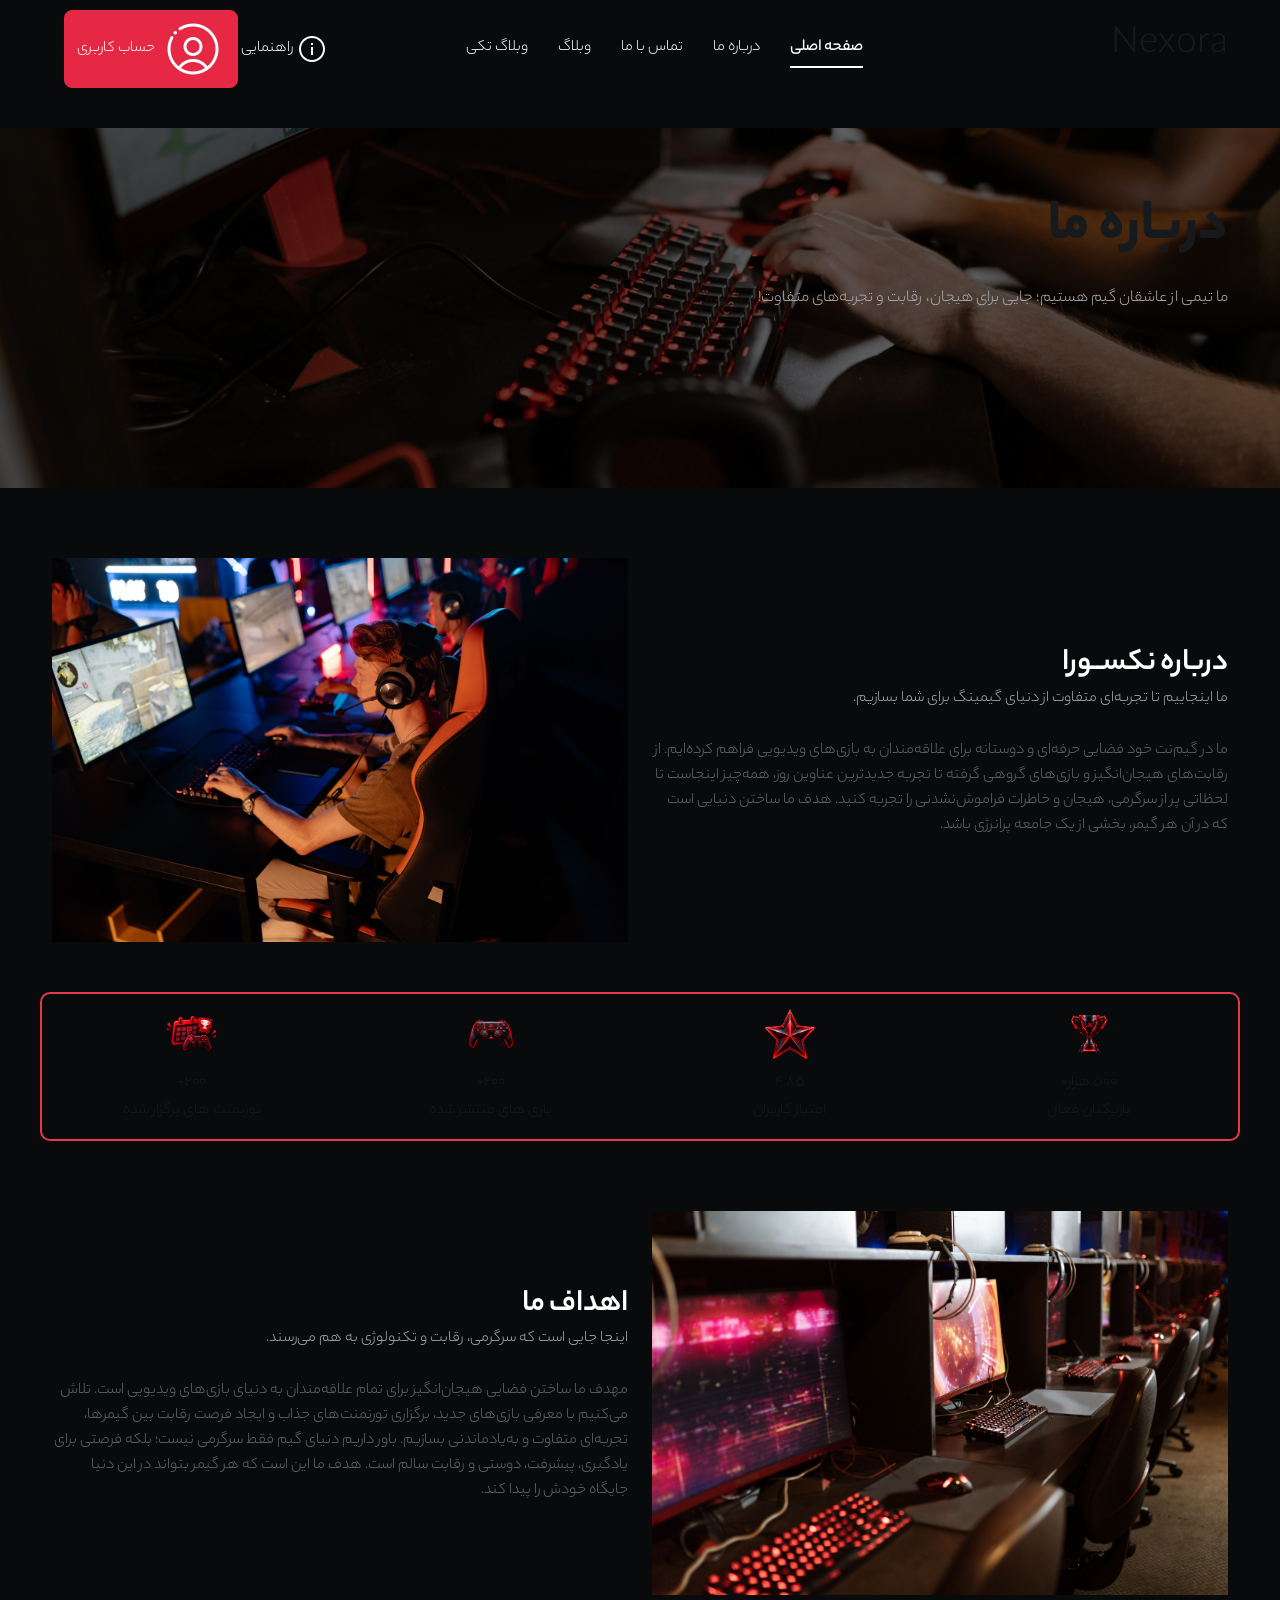
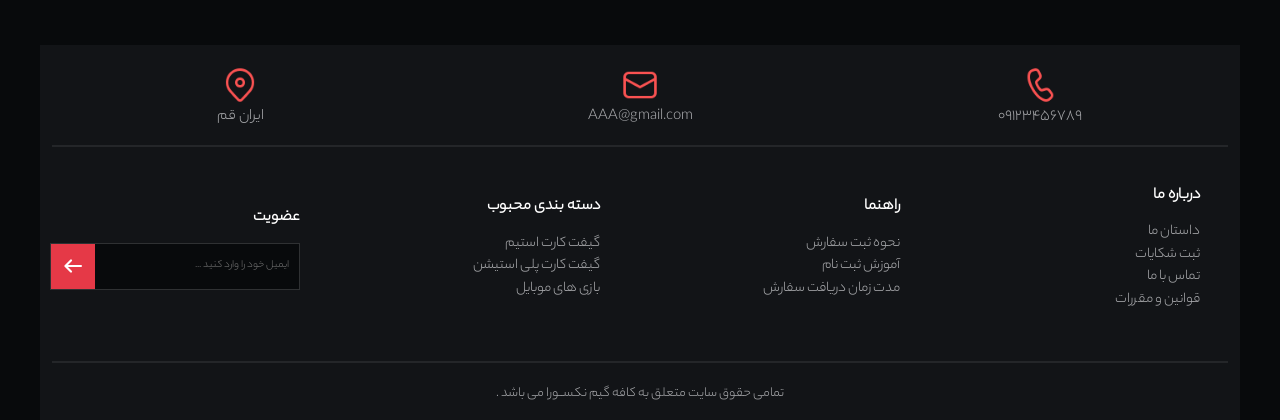
<file: about-us.html>
<!DOCTYPE html>
<html lang="en" dir="rtl">

<head>
    <meta charset="UTF-8">
    <meta name="viewport" content="width=device-width, initial-scale=1.0">
    <title>about us</title>
    <!-- bootstarp -->
    <link rel="stylesheet" href="css/bootstrap.css">
    <!-- style css -->
    <link rel="stylesheet" href="css/style.css">
</head>

<body>
    <div class="container">
        <!-- =========================
         header Start
        ===========================-->
        <header>
            <div class="row align-items-center">
                <div class="col-3">
                    <h1>Nexora</h1>
                    <!-- <img src="img/logo.png" alt="site logo" class="header_logo"> -->
                </div>
                <div class="col-6">
                    <ul class="nav nav-underline">
                        <li class="nav-item">
                            <a class="nav-link active" aria-current="page" href="index.html">صفحه اصلی</a>
                        </li>
                        <li class="nav-item">
                            <a class="nav-link" href="about-us.html">درباره ما</a>
                        </li>
                        <li class="nav-item">
                            <a class="nav-link" href="contact-us.html">تماس با ما</a>
                        </li>
                        <li class="nav-item">
                            <a class="nav-link" href="blog.html">وبلاگ</a>
                        </li>
                        <li class="nav-item">
                            <a class="nav-link" href="single-blog.html">وبلاگ تکی</a>
                        </li>
                    </ul>
                </div>
                <div class="col-3">
                    <a href="#" class="header_help">
                        <img src="img/icons8-info.svg" alt=""> راهنمایی
                    </a>
                    <button type="button" class="btn-solid theme-danger account_header">
                        <img src="img/icons8-test-account-64.png" alt="">
                        حساب کاربری
                    </button>
                </div>
            </div>
        </header>
    </div>
    <!-- =========================
         Hero section Start
        ===========================-->
    <div class="pages_hero">
        <div class="container">
            <div class="row">
                <div class="col-12 pages_content">
                    <h1 class="hero_title">درباره ما</h1>
                    <h5 class="hero_desc">ما تیمی از عاشقان گیم هستیم؛ جایی برای هیجان، رقابت و تجربه‌های متفاوت!
                    </h5>
                </div>
            </div>
        </div>
    </div>
    <!-- =========================
         about section Start
        ===========================-->
    <div class="container about_page_section">
        <div class="row align-items-center">
            <div class="col-6">
                <h2 class="section_title">درباره نکســورا</h2>
                <h5 class="section_desc">ما اینجاییم تا تجربه‌ای متفاوت از دنیای گیمینگ برای شما بسازیم.</h5>
                <p class="about_desc m_top">ما در گیم‌نت خود فضایی حرفه‌ای و دوستانه برای علاقه‌مندان به بازی‌های
                    ویدیویی فراهم کرده‌ایم. از رقابت‌های هیجان‌انگیز و بازی‌های گروهی گرفته تا تجربه جدیدترین عناوین
                    روز، همه‌چیز اینجاست تا لحظاتی پر از سرگرمی، هیجان و خاطرات فراموش‌نشدنی را تجربه کنید. هدف ما ساختن
                    دنیایی است که در آن هر گیمر، بخشی از یک جامعه پرانرژی باشد. </p>
            </div>
            <div class="col about-btn">
                <img class="about_img" src="img/aboutpage.jpg">
            </div>
        </div>
    </div>

    <div class="container about_badges">
        <div class="row text-center">
            <div class="col-3 single_badge">
                <img class="about_icon" src="img/cup.svg">
                <h5> 500 هزار+</h5>
                <p> بازیکنان فعال</p>
            </div>
            <div class="col-3 single_badge">
                <img class="about_icon" src="img/star.svg">
                <h5>4.85</h5>
                <p>امتیاز کاربران</p>
            </div>
            <div class="col-3 single_badge">
                <img class="about_icon" src="img/ps.svg">
                <h5>200+</h5>
                <p> بازی های منتشر شده</p>
            </div>
            <div class="col-3 single_badge">
                <img class="about_icon" src="img/tornoment.svg">
                <h5>200+</h5>
                <p>تورنمنت های برگزار شده</p>
            </div>
        </div>
    </div>
    <div class="container about_page_section">
        <div class="row align-items-center">
            <div class="col-6"><img class="about_img" src="img/about-us.png"></div>
            <div class="col-6">
                <h2 class="section_title about-btn">اهداف ما</h2>
                <h5 class="section_desc">اینجا جایی است که سرگرمی، رقابت و تکنولوژی به هم می‌رسند.</h5>
                <p class="about_desc m_top">مهدف ما ساختن فضایی هیجان‌انگیز برای تمام علاقه‌مندان به دنیای بازی‌های ویدیویی
                    است. تلاش می‌کنیم با معرفی بازی‌های جدید، برگزاری تورنمنت‌های جذاب و ایجاد فرصت رقابت بین گیمرها،
                    تجربه‌ای متفاوت و به‌یادماندنی بسازیم. باور داریم دنیای گیم فقط سرگرمی نیست؛ بلکه فرصتی برای
                    یادگیری، پیشرفت، دوستی و رقابت سالم است. هدف ما این است که هر گیمر بتواند در این دنیا جایگاه خودش را
                    پیدا کند.</p>
            </div>
        </div>
    </div>

    <!-- =========================
         footer Start
        ===========================-->
  <div class="container footer text-center">
        <div class="row align-items-center contact_info">
            <div class="col-4">
                <img src="img/icons8-phone-48(1).png" alt="Phone" class="footer_contact_icon">
                <p class="contact_content">09123456789</p>
            </div>
            <div class="col-4">
                <img src="img/icons8-email-48(1).png" alt="Email" class="footer_contact_icon">
                <p class="contact_content">AAA@gmail.com</p>
            </div>
            <div class="col-4">
                <img src="img/icons8-location-48(1).png" alt="Location" class="footer_contact_icon">
                <p class="contact_content">ایران قم</p>
            </div>
        </div>
        <div class="row align-items-center">
            <div class="col-3">
                <div class="footer_column">
                    <h4>درباره ما</h4>
                    <a href="#">داستان ما</a>
                    <a href="#">ثبت شکایات</a>
                    <a href="#">تماس با ما</a>
                    <a href="#">قوانین و مقررات</a>
                </div>

            </div>
            <div class="col-3">
                <div class="footer_column">
                    <h4>راهنما</h4>
                    <a href="#">نحوه ثبت سفارش</a>
                    <a href="#">آموزش ثبت نام</a>
                    <a href="#">مدت زمان دریافت سفارش</a>
                </div>

            </div>
            <div class="col-3">
                <div class="footer_column">
                    <h4>دسته بندی محبوب</h4>
                    <a href="#">گیفت کارت استیم</a>
                    <a href="#">گیفت کارت پلی استیشن</a>
                    <a href="#">بازی های موبایل</a>
                </div>

            </div>
            <div class="col-3">
                <div class="footer_column">
                    <h4>عضویت</h4>
                    <form class="newsletter">
                        <input type="email" placeholder="ایمیل خود را وارد کنید ...">
                        <button type="submit">
                            <img src="img/icons8-arrow-left-24.png" alt="">
                        </button>
                    </form>
                </div>

            </div>
        </div>
        <div class="row">
            <div class="col-12">
                <p class="copyright">تمامی حقوق سایت متعلق به کافه گیم نکســورا می باشد .</p>
            </div>
        </div>
    </div>

    <!-- bootstrap js -->
    <script src="js/bootstrap.js"></script>
    <!-- main js -->
    <script src="js/main.js"></script>
</body>

</html>
</file>
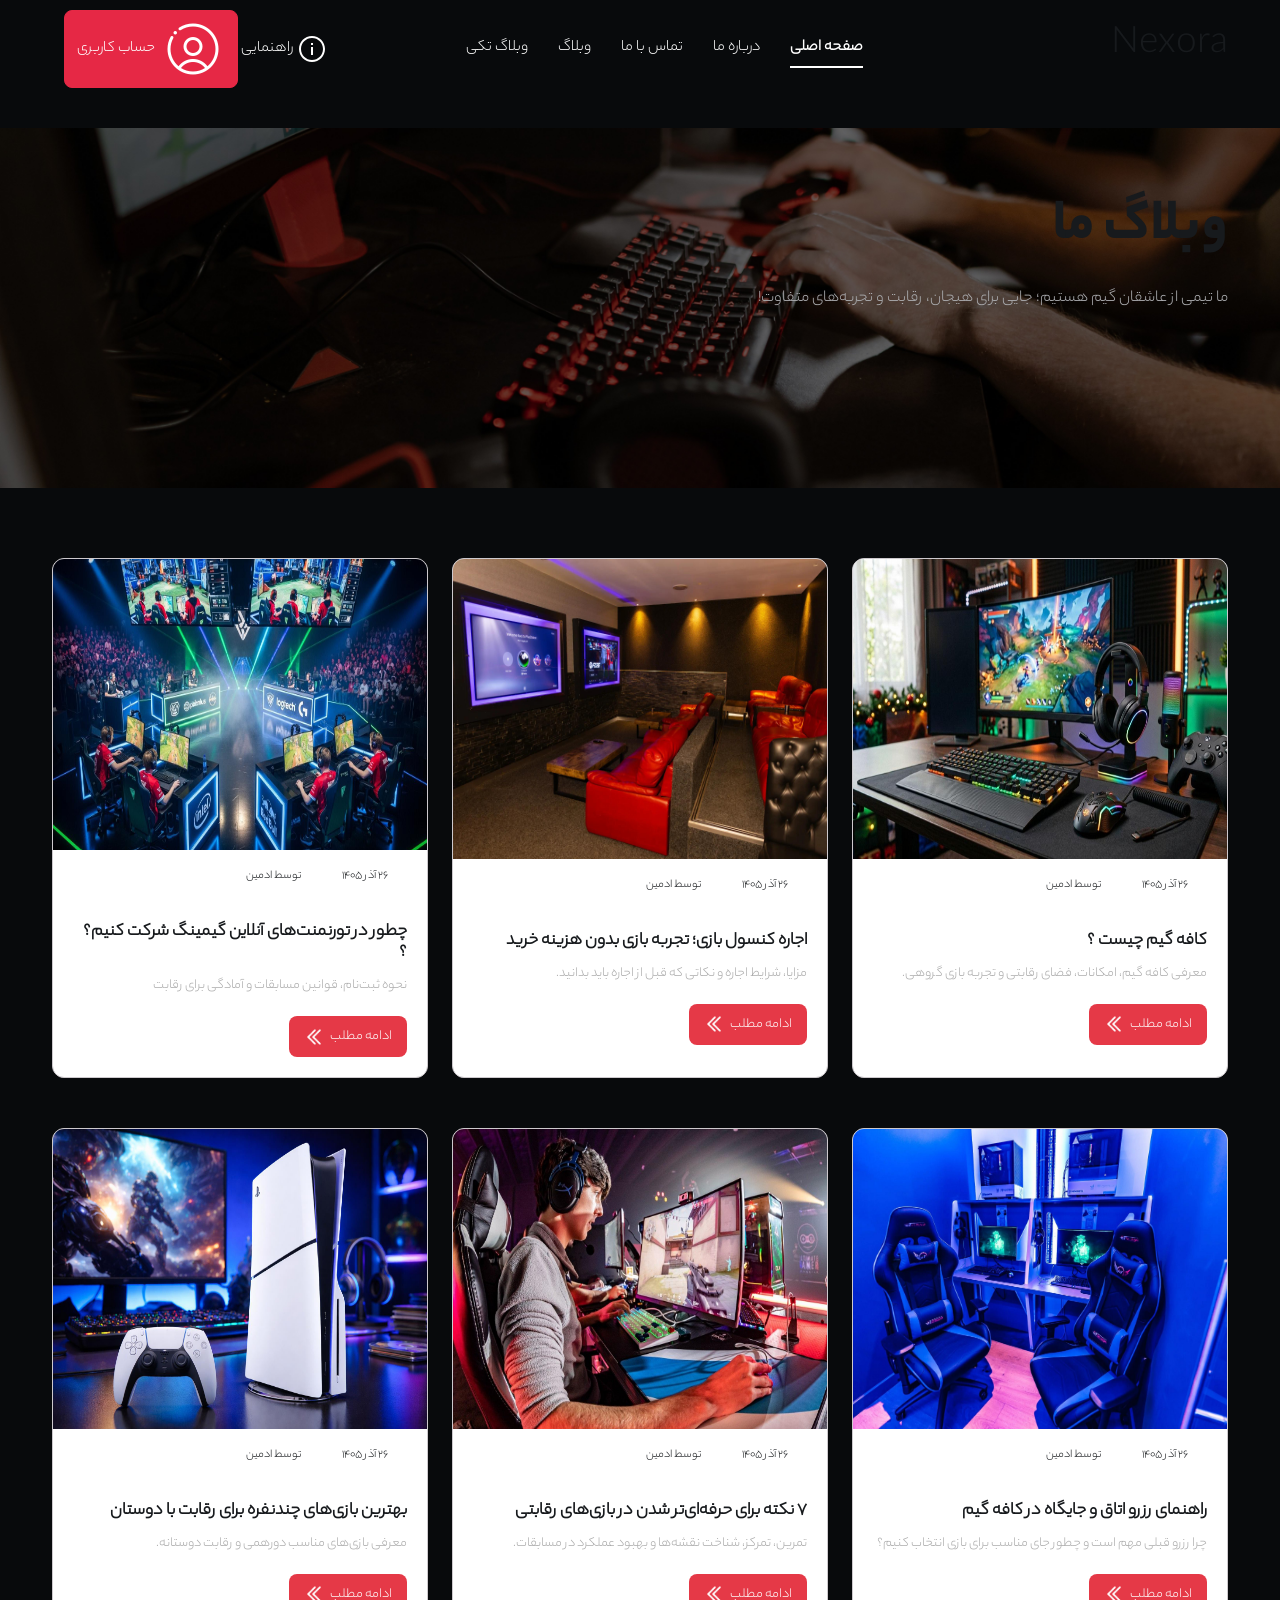
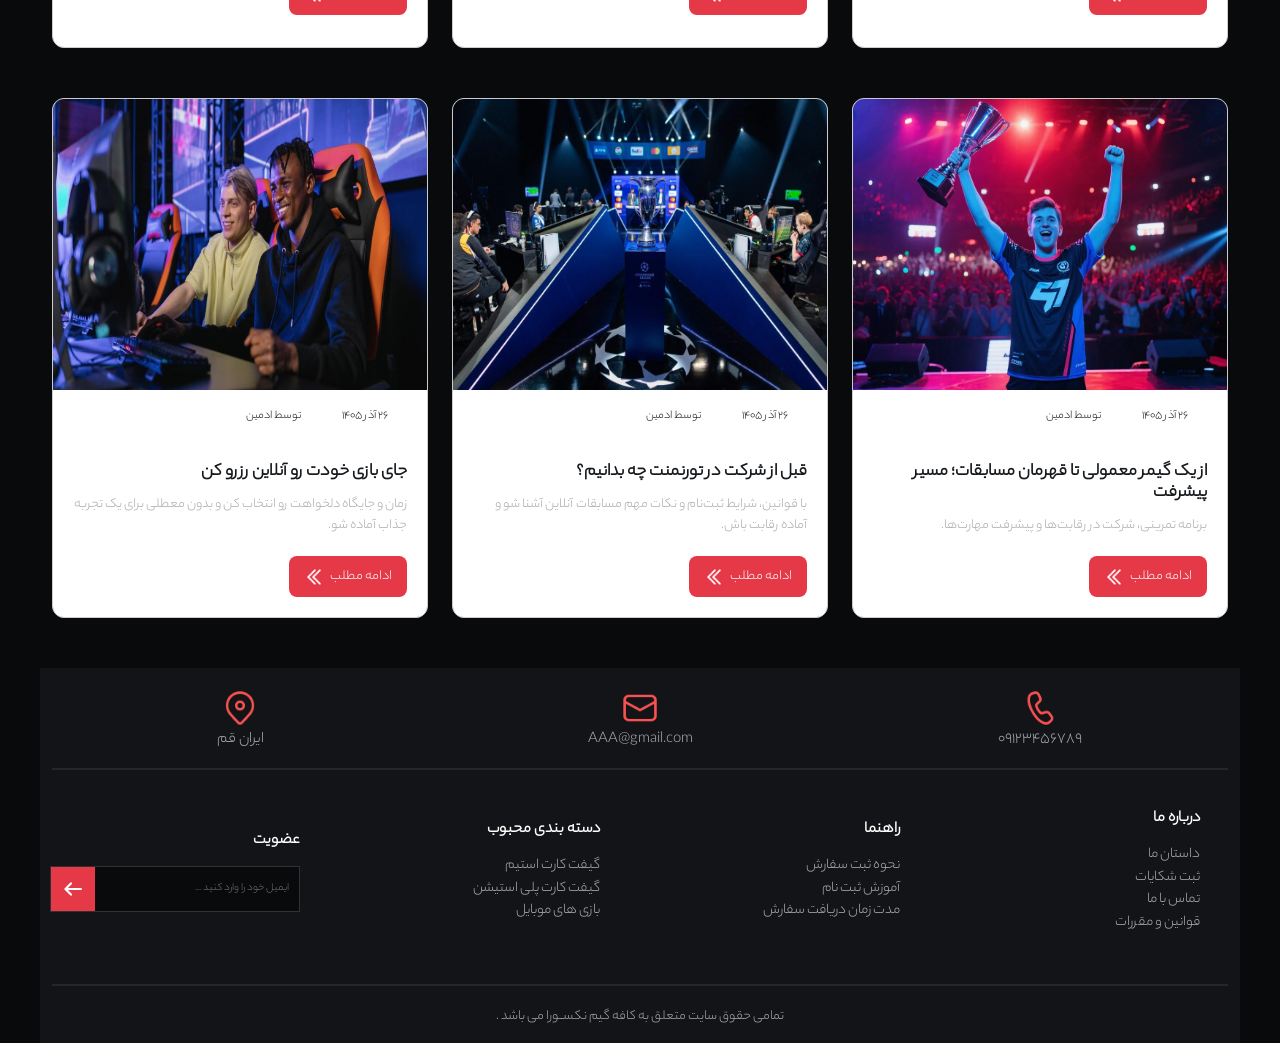
<file: blog.html>
<!DOCTYPE html>
<html lang="en" dir="rtl">

<head>
    <meta charset="UTF-8">
    <meta name="viewport" content="width=device-width, initial-scale=1.0">
    <title>Nexora Blog</title>
    <!-- bootstarp -->
    <link rel="stylesheet" href="css/bootstrap.css">
    <!-- style css -->
    <link rel="stylesheet" href="css/style.css">
</head>

<body>
    <div class="container">
        <!-- =========================
         header Start
        ===========================-->
        <header>
            <div class="row align-items-center">
                <div class="col-3">
                    <h1>Nexora</h1>
                    <!-- <img src="img/logo.png" alt="site logo" class="header_logo"> -->
                </div>
                <div class="col-6">
                    <ul class="nav nav-underline">
                        <li class="nav-item">
                            <a class="nav-link active" aria-current="page" href="index.html">صفحه اصلی</a>
                        </li>
                        <li class="nav-item">
                            <a class="nav-link" href="about-us.html">درباره ما</a>
                        </li>
                        <li class="nav-item">
                            <a class="nav-link" href="contact-us.html">تماس با ما</a>
                        </li>
                        <li class="nav-item">
                            <a class="nav-link" href="blog.html">وبلاگ</a>
                        </li>
                        <li class="nav-item">
                            <a class="nav-link" href="single-blog.html">وبلاگ تکی</a>
                        </li>
                    </ul>
                </div>
                <div class="col-3">
                    <a href="#" class="header_help">
                        <img src="img/icons8-info.svg" alt=""> راهنمایی
                    </a>
                    <button type="button" class="btn-solid theme-danger account_header btn_red">
                        <img src="img/icons8-test-account-64.png" alt="">
                        حساب کاربری
                    </button>
                </div>
            </div>
        </header>
    </div>
    <!-- =========================
         Hero section Start
        ===========================-->
    <div class="pages_hero">
        <div class="container">
            <div class="row">
                <div class="col-12 pages_content">
                    <h1 class="hero_title">وبلاگ ما</h1>
                    <h5 class="hero_desc">ما تیمی از عاشقان گیم هستیم؛ جایی برای هیجان، رقابت و تجربه‌های متفاوت!
                    </h5>
                </div>
            </div>
        </div>
    </div>
    <!-- =========================
         cards section Start
        ===========================-->
    <div class="container blog_section">
        <div class="row">
            <!-- single card start -->
            <div class="col-4">
                <section class="card blog_card">
                    <div class="img_hover_overflow">
                        <img src="img/blog1.jpg" class="card-img-top" alt="blog image">
                    </div>

                    <div class="time_author">
                        <span>
                            <img src="img/time-icon.png" alt="time icon">
                            26 آذر 1405 </span>
                        <span class="author_span">
                            <img src="img/icons8-author-32.png" alt="">
                            توسط ادمین
                        </span>
                    </div>

                    <div class="card-body">
                        <h4 class="card-title">کافه گیم چیست ؟</h4>
                        <p class="card-text">معرفی کافه گیم، امکانات، فضای رقابتی و تجربه بازی گروهی.</p>

                        <a href="#" class="btn-solid readmore_btn">ادامه مطلب
                            <img src="img/icons8-double-left-48.png" alt="icon">
                        </a>
                    </div>
                </section>
            </div>
            <!-- single card start -->
            <div class="col-4">
                <section class="card blog_card">
                    <div class="img_hover_overflow">
                        <img src="img/blog2.jpg" class="card-img-top" alt="blog image">
                    </div>

                    <div class="time_author">
                        <span>
                            <img src="img/time-icon.png" alt="time icon">
                            26 آذر 1405 </span>
                        <span class="author_span">
                            <img src="img/icons8-author-32.png" alt="">
                            توسط ادمین
                        </span>
                    </div>

                    <div class="card-body">
                        <h4 class="card-title">اجاره کنسول بازی؛ تجربه بازی بدون هزینه خرید</h4>
                        <p class="card-text">مزایا، شرایط اجاره و نکاتی که قبل از اجاره باید بدانید.</p>

                        <a href="#" class="btn-solid readmore_btn">ادامه مطلب
                            <img src="img/icons8-double-left-48.png" alt="icon">
                        </a>
                    </div>
                </section>
            </div>
            <!-- single card start -->
            <div class="col-4">
                <section class="card blog_card">
                    <div class="img_hover_overflow"> 
                        <img src="img/blog3.jpg" class="card-img-top" alt="blog image">
                    </div>

                    <div class="time_author">
                        <span>
                            <img src="img/time-icon.png" alt="time icon">
                            26 آذر 1405 </span>
                        <span class="author_span">
                            <img src="img/icons8-author-32.png" alt="">
                            توسط ادمین
                        </span>
                    </div>

                    <div class="card-body">
                        <h4 class="card-title">چطور در تورنمنت‌های آنلاین گیمینگ شرکت کنیم؟ ؟</h4>
                        <p class="card-text">نحوه ثبت‌نام، قوانین مسابقات و آمادگی برای رقابت</p>

                        <a href="#" class="btn-solid readmore_btn">ادامه مطلب
                            <img src="img/icons8-double-left-48.png" alt="icon">
                        </a>
                    </div>
                </section>
            </div>
        </div>
        <div class="row">
            <!-- single card start -->
            <div class="col-4">
                <section class="card blog_card second">
                    <div class="img_hover_overflow">
                        <img src="img/blog5.jpg" class="card-img-top" alt="blog image">
                    </div>
                    <div class="time_author">
                        <span>
                            <img src="img/time-icon.png" alt="time icon">
                            26 آذر 1405 </span>
                        <span class="author_span">
                            <img src="img/icons8-author-32.png" alt="">
                            توسط ادمین
                        </span>
                    </div>

                    <div class="card-body">
                        <h4 class="card-title">راهنمای رزرو اتاق و جایگاه در کافه گیم</h4>
                        <p class="card-text">چرا رزرو قبلی مهم است و چطور جای مناسب برای بازی انتخاب کنیم؟</p>

                        <a href="#" class="btn-solid readmore_btn">ادامه مطلب
                            <img src="img/icons8-double-left-48.png" alt="icon">
                        </a>
                    </div>
                </section>
            </div>
            <!-- single card start -->
            <div class="col-4">
                <section class="card blog_card second">
                    <div class="img_hover_overflow">
                        <img src="img/blog6.jpg" class="card-img-top" alt="blog image">
                    </div>
                    <div class="time_author">
                        <span>
                            <img src="img/time-icon.png" alt="time icon">
                            26 آذر 1405 </span>
                        <span class="author_span">
                            <img src="img/icons8-author-32.png" alt="">
                            توسط ادمین
                        </span>
                    </div>

                    <div class="card-body">
                        <h4 class="card-title">۷ نکته برای حرفه‌ای‌تر شدن در بازی‌های رقابتی</h4>
                        <p class="card-text">تمرین، تمرکز، شناخت نقشه‌ها و بهبود عملکرد در مسابقات.</p>

                        <a href="#" class="btn-solid readmore_btn">ادامه مطلب
                            <img src="img/icons8-double-left-48.png" alt="icon">
                        </a>
                    </div>
                </section>
            </div>
            <!-- single card start -->
            <div class="col-4">
                <section class="card blog_card second">
                    <div class="img_hover_overflow">
                        <img src="img/blog7.jpg" class="card-img-top" alt="blog image">
                    </div>
                    <div class="time_author">
                        <span>
                            <img src="img/time-icon.png" alt="time icon">
                            26 آذر 1405 </span>
                        <span class="author_span">
                            <img src="img/icons8-author-32.png" alt="">
                            توسط ادمین
                        </span>
                    </div>

                    <div class="card-body">
                        <h4 class="card-title">بهترین بازی‌های چندنفره برای رقابت با دوستان</h4>
                        <p class="card-text">معرفی بازی‌های مناسب دورهمی و رقابت دوستانه.</p>

                        <a href="#" class="btn-solid readmore_btn">ادامه مطلب
                            <img src="img/icons8-double-left-48.png" alt="icon">
                        </a>
                    </div>
                </section>
            </div>
        </div>
        <div class="row">
            <!-- single card start -->
            <div class="col-4">
                <section class="card blog_card second">
                    <div class="img_hover_overflow">
                        <img src="img/blog8.jpg" class="card-img-top" alt="blog image">
                    </div>
                    <div class="time_author">
                        <span>
                            <img src="img/time-icon.png" alt="time icon">
                            26 آذر 1405 </span>
                        <span class="author_span">
                            <img src="img/icons8-author-32.png" alt="">
                            توسط ادمین
                        </span>
                    </div>

                    <div class="card-body">
                        <h4 class="card-title">از یک گیمر معمولی تا قهرمان مسابقات؛ مسیر پیشرفت</h4>
                        <p class="card-text">برنامه تمرینی، شرکت در رقابت‌ها و پیشرفت مهارت‌ها.</p>
                        <a href="#" class="btn-solid readmore_btn">ادامه مطلب
                            <img src="img/icons8-double-left-48.png" alt="icon">
                        </a>
                    </div>
                </section>
            </div>
            <!-- single card start -->
            <div class="col-4">
                <section class="card blog_card second">
                    <div class="img_hover_overflow">
                        <img src="img/blog11.jpg" class="card-img-top" alt="blog image">
                    </div>
                    <div class="time_author">
                        <span>
                            <img src="img/time-icon.png" alt="time icon">
                            26 آذر 1405 </span>
                        <span class="author_span">
                            <img src="img/icons8-author-32.png" alt="">
                            توسط ادمین
                        </span>
                    </div>

                    <div class="card-body">
                        <h4 class="card-title">قبل از شرکت در تورنمنت چه بدانیم؟</h4>
                        <p class="card-text">با قوانین، شرایط ثبت‌نام و نکات مهم مسابقات آنلاین آشنا شو و آماده رقابت
                            باش.</p>
                        <a href="#" class="btn-solid readmore_btn">ادامه مطلب
                            <img src="img/icons8-double-left-48.png" alt="icon">
                        </a>
                    </div>
                </section>
            </div>
            <!-- single card start -->
            <div class="col-4">
                <section class="card blog_card second">
                    <div class="img_hover_overflow">
                        <img src="img/blog12.jpg" class="card-img-top" alt="blog image">
                    </div>
                    <div class="time_author">
                        <span>
                            <img src="img/time-icon.png" alt="time icon">
                            26 آذر 1405 </span>
                        <span class="author_span">
                            <img src="img/icons8-author-32.png" alt="">
                            توسط ادمین
                        </span>
                    </div>

                    <div class="card-body">
                        <h4 class="card-title">جای بازی خودت رو آنلاین رزرو کن</h4>
                        <p class="card-text">زمان و جایگاه دلخواهت رو انتخاب کن و بدون معطلی برای یک تجربه جذاب آماده
                            شو.</p>
                        <a href="#" class="btn-solid readmore_btn">ادامه مطلب
                            <img src="img/icons8-double-left-48.png" alt="icon">
                        </a>
                    </div>
                </section>
            </div>
        </div>
    </div>
    <!-- =========================
         footer Start
        ===========================-->
    <div class="container footer text-center">
        <div class="row align-items-center contact_info">
            <div class="col-4">
                <img src="img/icons8-phone-48(1).png" alt="Phone" class="footer_contact_icon">
                <p class="contact_content">09123456789</p>
            </div>
            <div class="col-4">
                <img src="img/icons8-email-48(1).png" alt="Email" class="footer_contact_icon">
                <p class="contact_content">AAA@gmail.com</p>
            </div>
            <div class="col-4">
                <img src="img/icons8-location-48(1).png" alt="Location" class="footer_contact_icon">
                <p class="contact_content">ایران قم</p>
            </div>
        </div>
        <div class="row align-items-center">
            <div class="col-3">
                <div class="footer_column">
                    <h4>درباره ما</h4>
                    <a href="#">داستان ما</a>
                    <a href="#">ثبت شکایات</a>
                    <a href="#">تماس با ما</a>
                    <a href="#">قوانین و مقررات</a>
                </div>

            </div>
            <div class="col-3">
                <div class="footer_column">
                    <h4>راهنما</h4>
                    <a href="#">نحوه ثبت سفارش</a>
                    <a href="#">آموزش ثبت نام</a>
                    <a href="#">مدت زمان دریافت سفارش</a>
                </div>

            </div>
            <div class="col-3">
                <div class="footer_column">
                    <h4>دسته بندی محبوب</h4>
                    <a href="#">گیفت کارت استیم</a>
                    <a href="#">گیفت کارت پلی استیشن</a>
                    <a href="#">بازی های موبایل</a>
                </div>

            </div>
            <div class="col-3">
                <div class="footer_column">
                    <h4>عضویت</h4>
                    <form class="newsletter">
                        <input type="email" placeholder="ایمیل خود را وارد کنید ...">
                        <button type="submit">
                            <img src="img/icons8-arrow-left-24.png" alt="">
                        </button>
                    </form>
                </div>

            </div>
        </div>
        <div class="row">
            <div class="col-12">
                <p class="copyright">تمامی حقوق سایت متعلق به کافه گیم نکســورا می باشد .</p>
            </div>
        </div>
    </div>
    <!-- bootstrap js -->
    <script src="js/bootstrap.js"></script>
    <!-- main js -->
    <script src="js/main.js"></script>
</body>

</html>
</file>
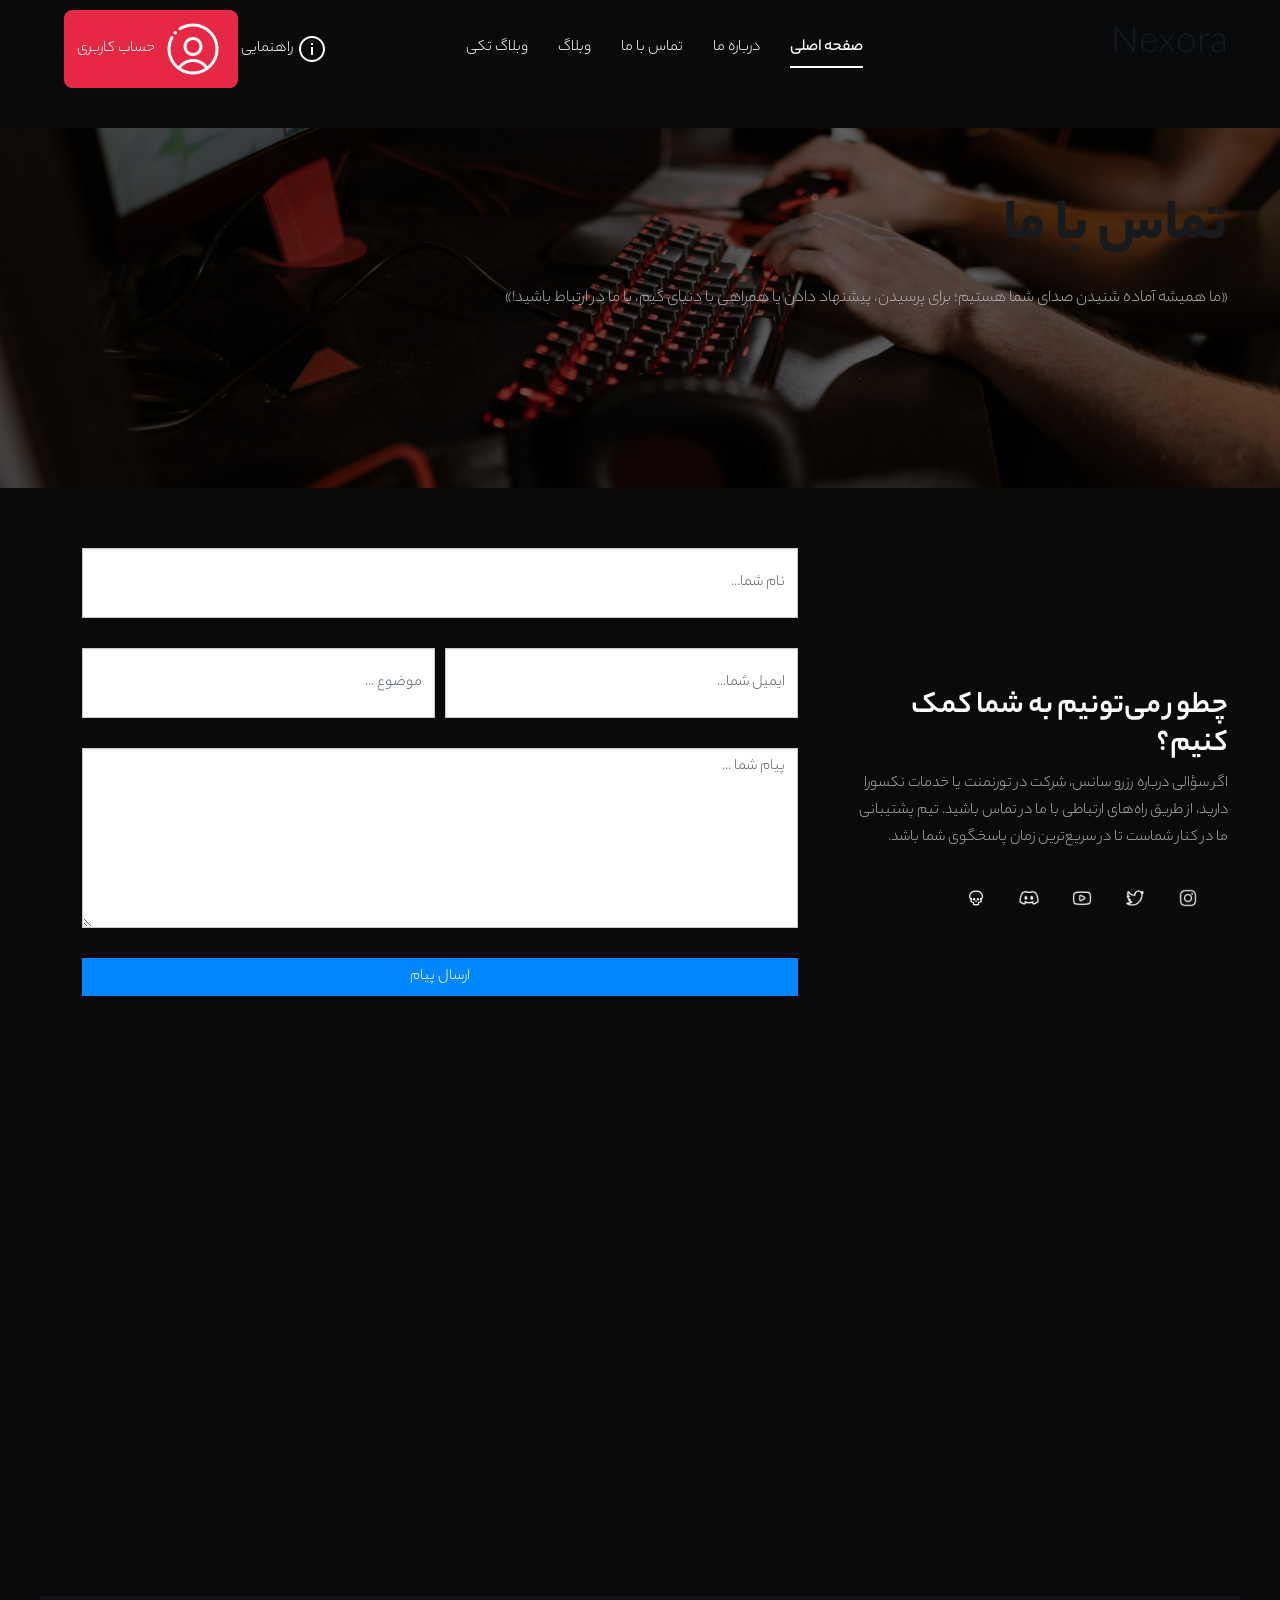
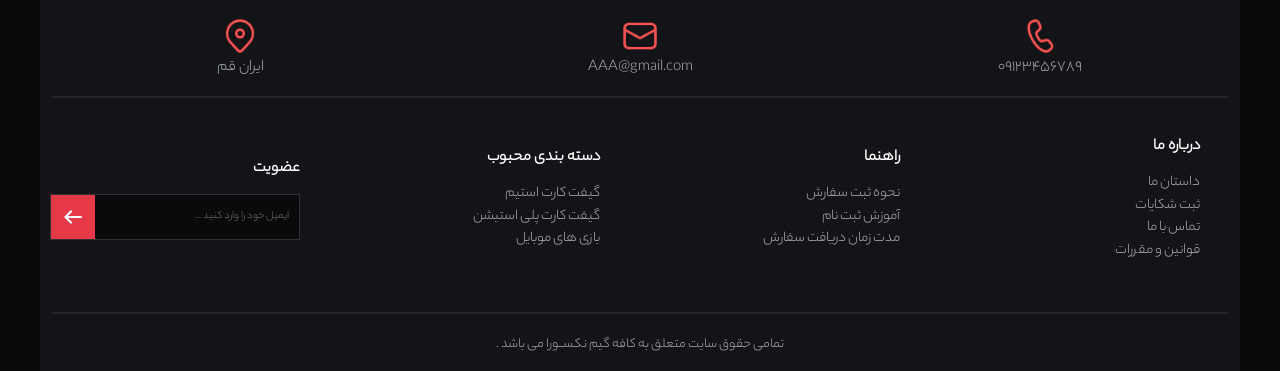
<file: contact-us.html>
<!DOCTYPE html>
<html lang="en" dir="rtl">

<head>
    <meta charset="UTF-8">
    <meta name="viewport" content="width=device-width, initial-scale=1.0">
    <title>Nexora contact us</title>
    <!-- bootstarp -->
    <link rel="stylesheet" href="css/bootstrap.css">
    <!-- style css -->
    <link rel="stylesheet" href="css/style.css">
</head>

<body>
    <div class="container">
        <!-- =========================
         header Start
        ===========================-->
        <header>
            <div class="row align-items-center">
                <div class="col-3">
                    <h1>Nexora</h1>
                    <!-- <img src="img/logo.png" alt="site logo" class="header_logo"> -->
                </div>
                <div class="col-6">
                    <ul class="nav nav-underline">
                        <li class="nav-item">
                            <a class="nav-link active" aria-current="page" href="index.html">صفحه اصلی</a>
                        </li>
                        <li class="nav-item">
                            <a class="nav-link" href="about-us.html">درباره ما</a>
                        </li>
                        <li class="nav-item">
                            <a class="nav-link" href="contact-us.html">تماس با ما</a>
                        </li>
                        <li class="nav-item">
                            <a class="nav-link" href="blog.html">وبلاگ</a>
                        </li>
                        <li class="nav-item">
                            <a class="nav-link" href="single-blog.html">وبلاگ تکی</a>
                        </li>
                    </ul>
                </div>
                <div class="col-3">
                    <a href="#" class="header_help">
                        <img src="img/icons8-info.svg" alt=""> راهنمایی
                    </a>
                    <button type="button" class="btn-solid theme-danger account_header">
                        <img src="img/icons8-test-account-64.png" alt="">
                        حساب کاربری
                    </button>
                </div>
            </div>
        </header>
    </div>
    <!-- =========================
     Hero section Start
    ===========================-->
    <div class="pages_hero">
        <div class="container">
            <div class="row">
                <div class="col-12 pages_content">
                    <h1 class="hero_title">تماس با ما</h1>
                    <h5 class="hero_desc">«ما همیشه آماده شنیدن صدای شما هستیم؛ برای پرسیدن، پیشنهاد دادن یا همراهی
                        با دنیای گیم، با ما در ارتباط باشید!»
                    </h5>
                </div>
            </div>
        </div>
    </div>
    <!-- =========================
     contact content Start
    ===========================-->

    <div class="container text-start">
        <div class="row align-items-start">
            <div class="col-4 contact_text">
                <h2 class="section_title">چطور می‌تونیم به شما کمک کنیم؟</h2>
                <h5 class="contact_us_desc">اگر سؤالی درباره رزرو سانس، شرکت در تورنمنت یا خدمات نکسورا دارید، از طریق
                    راه‌های ارتباطی با ما در تماس باشید. تیم پشتیبانی ما در کنار شماست تا در سریع‌ترین زمان پاسخگوی شما
                    باشد.</h5>
                <div class="contact_img">
                    <img src="img/icons8-instagram-48.png">
                    <img src="img/icons8-twitter-bird-48.png">
                    <img src="img/icons8-youtube-48(1).png">
                    <img src="img/icons8-discord-new-48(1).png">
                    <img src="img/icons8-skull-32(1).png">
                </div>
            </div>
            <div class="col-8">
                <div class="form">
                    <div>
                        <form>
                            <div class="m_top contact_input">
                                <input type="text" class="form-control" id="exampleFormControlInput"
                                    placeholder="نام شما...">
                            </div>
                            <div class="m_top contact_input contact_input2">
                                <input type="text" class="form-control" id="exampleFormControlInput"
                                    placeholder="ایمیل شما...">
                                <input type="text" class="form-control" id="exampleFormControlInput"
                                    placeholder="موضوع ...">
                            </div>
                            <div class="m_top contact_input">
                                <textarea type="text" rows="5" class="form-control subject" id="exampleFormControlInput"
                                    placeholder="پیام شما ..."></textarea>
                                <div class="d-grid gap-2">
                                </div>
                                <button class="btn-solid theme-primary btn_red contact_btn" type="button">ارسال
                                    پیام</button>
                            </div>
                        </form>
                    </div>
                </div>
            </div>
        </div>
    </div>

    <div class="col-12 map">
        <iframe
            src="https://www.google.com/maps/embed?pb=!1m18!1m12!1m3!1d277.41181236088926!2d50.86014520398321!3d34.62447459427828!2m3!1f0!2f0!3f0!3m2!1i1024!2i768!4f13.1!3m3!1m2!1s0x3f93bd0069052181%3A0xb35942a2a6b7fe10!2z2qnYp9mB2Ycg2YTZhdin!5e0!3m2!1sen!2s!4v1794051396996!5m2!1sen!2s"
            allowfullscreen="" loading="lazy" referrerpolicy="strict-origin-when-cross-origin"></iframe>
    </div>

    <!-- =========================
         footer Start
        ===========================-->
    <div class="container footer text-center">
        <div class="row align-items-center contact_info">
            <div class="col-4">
                <img src="img/icons8-phone-48(1).png" alt="Phone" class="footer_contact_icon">
                <p class="contact_content">09123456789</p>
            </div>
            <div class="col-4">
                <img src="img/icons8-email-48(1).png" alt="Email" class="footer_contact_icon">
                <p class="contact_content">AAA@gmail.com</p>
            </div>
            <div class="col-4">
                <img src="img/icons8-location-48(1).png" alt="Location" class="footer_contact_icon">
                <p class="contact_content">ایران قم</p>
            </div>
        </div>
        <div class="row align-items-center">
            <div class="col-3">
                <div class="footer_column">
                    <h4>درباره ما</h4>
                    <a href="#">داستان ما</a>
                    <a href="#">ثبت شکایات</a>
                    <a href="#">تماس با ما</a>
                    <a href="#">قوانین و مقررات</a>
                </div>

            </div>
            <div class="col-3">
                <div class="footer_column">
                    <h4>راهنما</h4>
                    <a href="#">نحوه ثبت سفارش</a>
                    <a href="#">آموزش ثبت نام</a>
                    <a href="#">مدت زمان دریافت سفارش</a>
                </div>

            </div>
            <div class="col-3">
                <div class="footer_column">
                    <h4>دسته بندی محبوب</h4>
                    <a href="#">گیفت کارت استیم</a>
                    <a href="#">گیفت کارت پلی استیشن</a>
                    <a href="#">بازی های موبایل</a>
                </div>

            </div>
            <div class="col-3">
                <div class="footer_column">
                    <h4>عضویت</h4>
                    <form class="newsletter">
                        <input type="email" placeholder="ایمیل خود را وارد کنید ...">
                        <button type="submit">
                            <img src="img/icons8-arrow-left-24.png" alt="">
                        </button>
                    </form>
                </div>

            </div>
        </div>
        <div class="row">
            <div class="col-12">
                <p class="copyright">تمامی حقوق سایت متعلق به کافه گیم نکســورا می باشد .</p>
            </div>
        </div>
    </div>

    <!-- bootstrap js -->
    <script src="js/bootstrap.js"></script>
    <!-- main js -->
    <script src="js/main.js"></script>
</body>

</html>
</file>
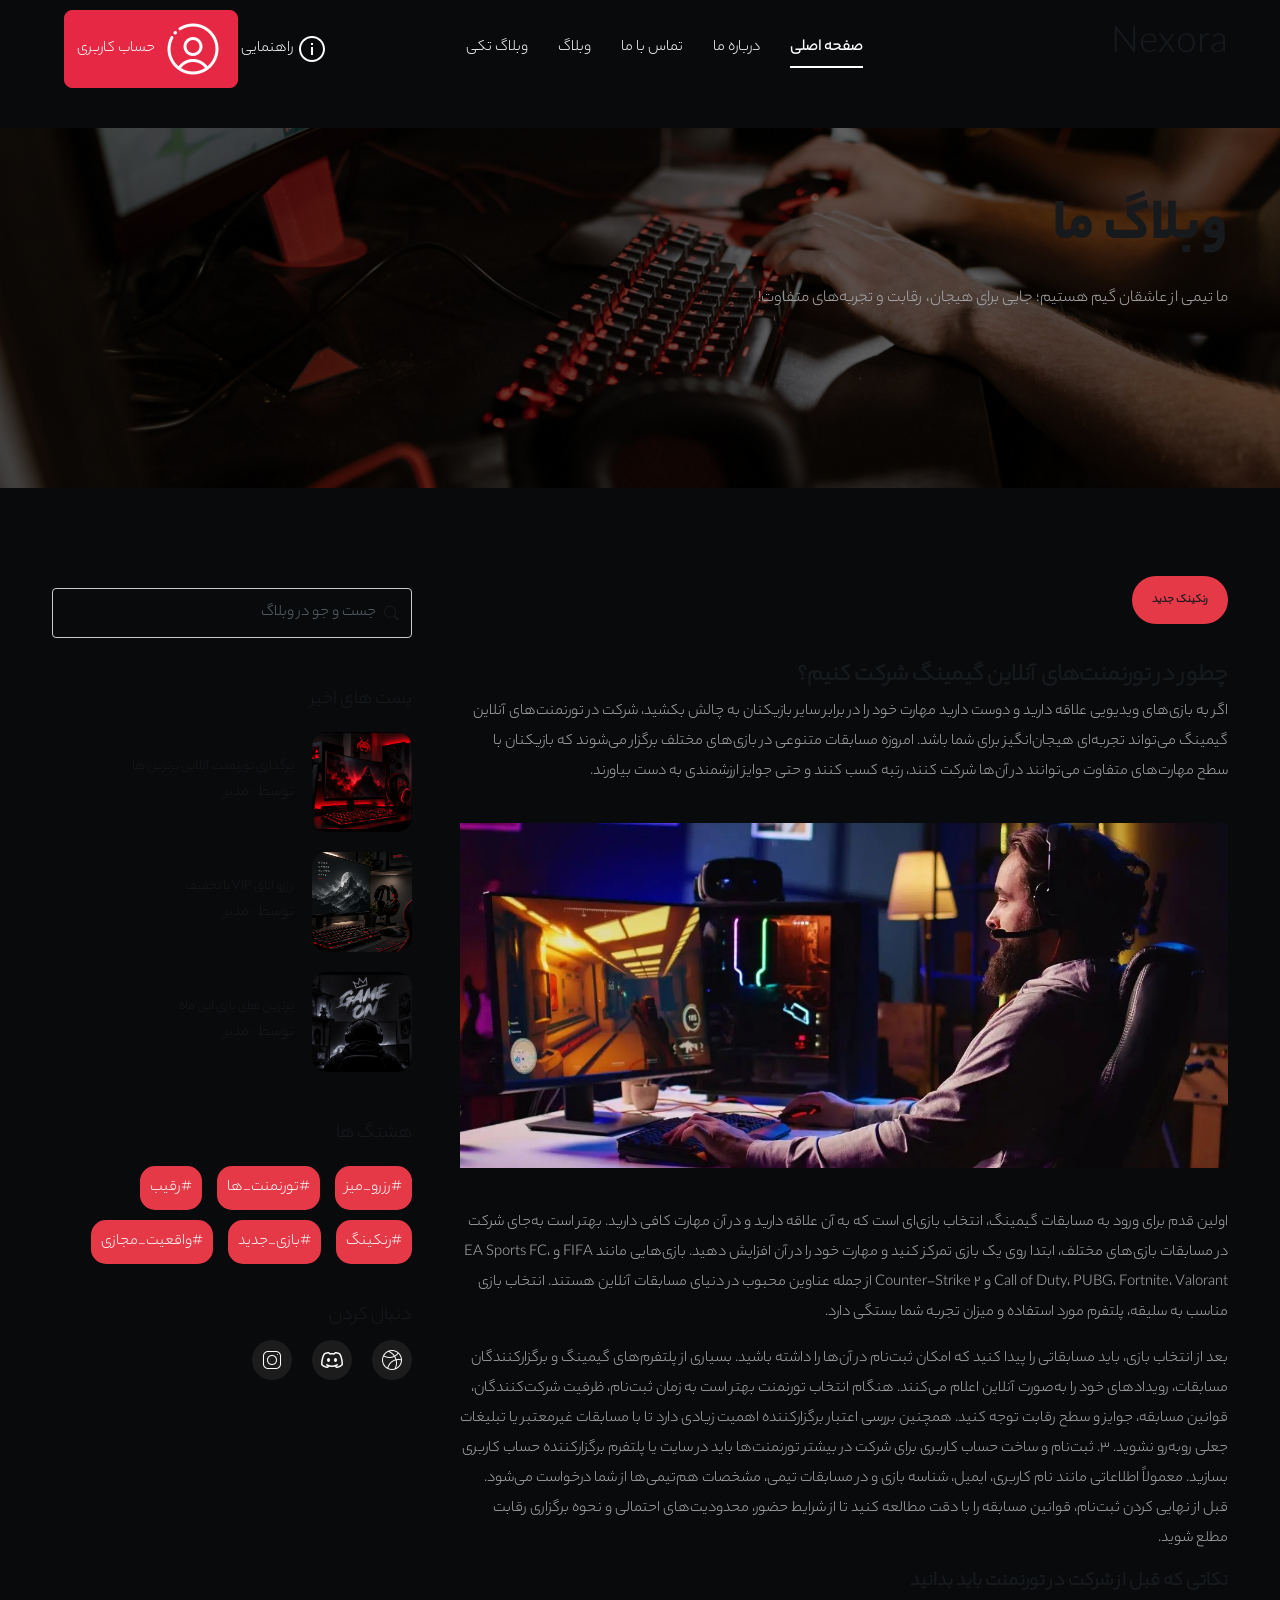
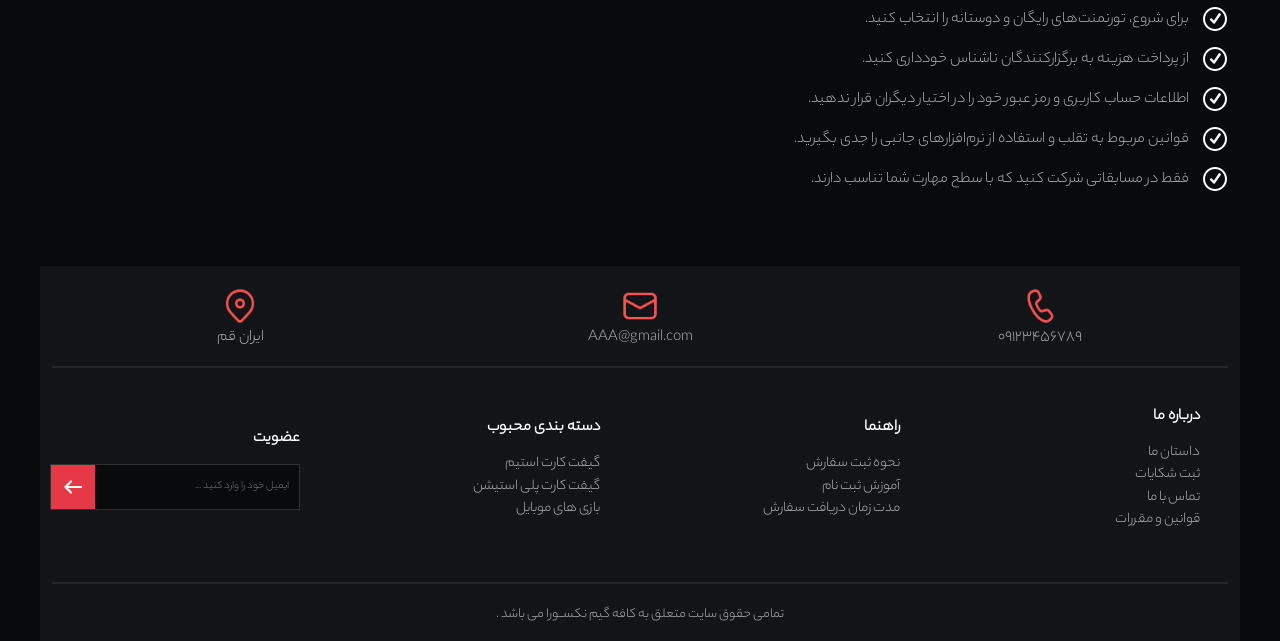
<file: single-blog.html>
<!DOCTYPE html>
<html lang="en" dir="rtl">

<head>
    <meta charset="UTF-8">
    <meta name="viewport" content="width=device-width, initial-scale=1.0">
    <title>Nexora Blog</title>
    <!-- bootstarp -->
    <link rel="stylesheet" href="css/bootstrap.css">
    <!-- style css -->
    <link rel="stylesheet" href="css/style.css">
</head>

<body>
    <div class="container">
        <!-- =========================
         header Start
        ===========================-->
        <header>
            <div class="row align-items-center">
                <div class="col-3">
                    <h1>Nexora</h1>
                    <!-- <img src="img/logo.png" alt="site logo" class="header_logo"> -->
                </div>
                <div class="col-6">
                    <ul class="nav nav-underline">
                        <li class="nav-item">
                            <a class="nav-link active" aria-current="page" href="index.html">صفحه اصلی</a>
                        </li>
                        <li class="nav-item">
                            <a class="nav-link" href="about-us.html">درباره ما</a>
                        </li>
                        <li class="nav-item">
                            <a class="nav-link" href="contact-us.html">تماس با ما</a>
                        </li>
                        <li class="nav-item">
                            <a class="nav-link" href="blog.html">وبلاگ</a>
                        </li>
                        <li class="nav-item">
                            <a class="nav-link" href="single-blog.html">وبلاگ تکی</a>
                        </li>
                    </ul>
                </div>
                <div class="col-3">
                    <a href="#" class="header_help">
                        <img src="img/icons8-info.svg" alt=""> راهنمایی
                    </a>
                    <button type="button" class="btn-solid theme-danger account_header btn_red">
                        <img src="img/icons8-test-account-64.png" alt="">
                        حساب کاربری
                    </button>
                </div>
            </div>
        </header>
    </div>
    <!-- =========================
         Hero section Start
        ===========================-->
    <div class="pages_hero">
        <div class="container">
            <div class="row">
                <div class="col-12 pages_content">
                    <h1 class="hero_title">وبلاگ ما</h1>
                    <h5 class="hero_desc">ما تیمی از عاشقان گیم هستیم؛ جایی برای هیجان، رقابت و تجربه‌های متفاوت!
                    </h5>
                </div>
            </div>
        </div>
    </div>
    <!-- =========================
         blog content Start
        ===========================-->
    <div class="container blog_content">
        <div class="row gx-12">
            <div class="col-8">
                <span class="blog_top_tag">
                    رنکینک جدید
                </span>
                <h3 class="single_blog_title">
                    چطور در تورنمنت‌های آنلاین گیمینگ شرکت کنیم؟
                </h3>
                <p class="single_blog_p">اگر به بازی‌های ویدیویی علاقه دارید و دوست دارید مهارت خود را در برابر سایر
                    بازیکنان به چالش بکشید،
                    شرکت در تورنمنت‌های آنلاین گیمینگ می‌تواند تجربه‌ای هیجان‌انگیز برای شما باشد. امروزه مسابقات متنوعی
                    در بازی‌های مختلف برگزار می‌شوند که بازیکنان با سطح مهارت‌های متفاوت می‌توانند در آن‌ها شرکت کنند،
                    رتبه کسب کنند و حتی جوایز ارزشمندی به دست بیاورند.</p>
                <img src="img/single_blog5.jpg" alt="blog" class="single_blog">
                <p class="single_blog_p">اولین قدم برای ورود به مسابقات گیمینگ، انتخاب بازی‌ای است که به آن علاقه دارید
                    و در آن مهارت کافی
                    دارید. بهتر است به‌جای شرکت در مسابقات بازی‌های مختلف، ابتدا روی یک بازی تمرکز کنید و مهارت خود را
                    در آن افزایش دهید.

                    بازی‌هایی مانند FIFA و EA Sports FC، Call of Duty، PUBG، Fortnite، Valorant و Counter-Strike 2 از
                    جمله عناوین محبوب در دنیای مسابقات آنلاین هستند. انتخاب بازی مناسب به سلیقه، پلتفرم مورد استفاده و
                    میزان تجربه شما بستگی دارد.</p>
                <p class="single_blog_p">بعد از انتخاب بازی، باید مسابقاتی را پیدا کنید که امکان ثبت‌نام در آن‌ها را
                    داشته باشید. بسیاری از
                    پلتفرم‌های گیمینگ و برگزارکنندگان مسابقات، رویدادهای خود را به‌صورت آنلاین اعلام می‌کنند.

                    هنگام انتخاب تورنمنت بهتر است به زمان ثبت‌نام، ظرفیت شرکت‌کنندگان، قوانین مسابقه، جوایز و سطح رقابت
                    توجه کنید. همچنین بررسی اعتبار برگزارکننده اهمیت زیادی دارد تا با مسابقات غیرمعتبر یا تبلیغات جعلی
                    روبه‌رو نشوید.
                    ۳. ثبت‌نام و ساخت حساب کاربری
                    برای شرکت در بیشتر تورنمنت‌ها باید در سایت یا پلتفرم برگزارکننده حساب کاربری بسازید. معمولاً
                    اطلاعاتی مانند نام کاربری، ایمیل، شناسه بازی و در مسابقات تیمی، مشخصات هم‌تیمی‌ها از شما درخواست
                    می‌شود.

                    قبل از نهایی کردن ثبت‌نام، قوانین مسابقه را با دقت مطالعه کنید تا از شرایط حضور، محدودیت‌های احتمالی
                    و نحوه برگزاری رقابت مطلع شوید.</p>
                <h5 class="single_blog_checkTitle">نکاتی که قبل از شرکت در تورنمنت باید بدانید</h5>
                <ul class="single_blog_list">
                    <li>
                        <img src="img/icons8-checkmark-26.png" alt="">
                        برای شروع، تورنمنت‌های رایگان و دوستانه را انتخاب کنید.
                    </li>
                    <li>
                        <img src="img/icons8-checkmark-26.png" alt="">
                        از پرداخت هزینه به برگزارکنندگان ناشناس خودداری کنید.
                    </li>
                    <li>
                        <img src="img/icons8-checkmark-26.png" alt="">
                        اطلاعات حساب کاربری و رمز عبور خود را در اختیار دیگران قرار ندهید.
                    </li>
                    <li>
                        <img src="img/icons8-checkmark-26.png" alt="">
                        قوانین مربوط به تقلب و استفاده از نرم‌افزارهای جانبی را جدی بگیرید.
                    </li>
                    <li>
                        <img src="img/icons8-checkmark-26.png" alt="">
                        فقط در مسابقاتی شرکت کنید که با سطح مهارت شما تناسب دارند.
                    </li>
                </ul>
            </div>
            <div class="col-4 sidebar">
                <div class="col-12">
                    <div class="form-field">
                        <div class="d-flex align-items-center gap-3 p-4 border rounded-3">
                            <svg xmlns="http://www.w3.org/2000/svg" width="16" height="16" fill="currentColor"
                                aria-hidden="true" viewBox="0 0 16 16">
                                <path
                                    d="M11.742 10.344a6.5 6.5 0 1 0-1.397 1.398h-.001q.044.06.098.115l3.85 3.85a1 1 0 0 0 1.415-1.414l-3.85-3.85a1 1 0 0 0-.115-.1zM12 6.5a5.5 5.5 0 1 1-11 0 5.5 5.5 0 0 1 11 0" />
                            </svg>
                            <input type="search" class="form-ghost" id="exampleGhostInput"
                                placeholder="جست و جو در وبلاگ" aria-label="Search docs">
                        </div>
                    </div>
                </div>
                <div class="col-12">
                    <div class="latest_posts">
                        <h4>پست های اخیر</h4>
                        <!-- single post -->
                        <div class="single_latest_post">
                            <img src="img/mini_latest_blog.png" alt="">
                            <div class="single_blog_content">
                                <h6>برگذاری تورنمنت آنلاین برترین ها</h6>
                                <span>توسط : مدیر</span>
                            </div>

                        </div>
                        <!-- single post -->
                        <div class="single_latest_post">
                            <img src="img/mini_latest_blog2.png" alt="">
                            <div class="single_blog_content">
                                <h6>رزرو اتاق VIP با تخفیف</h6>
                                <span>توسط : مدیر</span>
                            </div>

                        </div>
                        <!-- single post -->
                        <div class="single_latest_post">
                            <img src="img/mini_latest_blog3.png" alt="">
                            <div class="single_blog_content">
                                <h6>برترین های بازی این ماه</h6>
                                <span>توسط : مدیر</span>
                            </div>

                        </div>
                    </div>
                </div>
                <div class="col-12">
                    <div class="tags_section">
                        <h4>هشتگ ها</h4>
                        <div class="tags_container m_top">
                            <a href="blog.html">#رزرو_میز</a>
                            <a href="blog.html">#تورنمنت_ها</a>
                            <a href="blog.html">#رقیب</a>
                        </div>
                        <div class="tags_container m_top">
                            <a href="blog.html">#رنکینگ</a>
                            <a href="blog.html">#بازی_جدید</a>
                            <a href="blog.html">#واقعیت_مجازی</a>
                        </div>
                    </div>

                </div>
                <div class="col-12">
                    <div class="follow-us">
                        <h4>دنبال کردن</h4>
                        <ul class="social_links">
                            <li><a href="">
                                    <img src="img/icons8-dribble-24.png" alt="">
                                </a></li>
                            <li><a href="">
                                    <img src="img/icons8-discord-24.png" alt="">
                                </a></li>
                            <li><a href="">
                                    <img src="img/icons8-instagram-24.png" alt="">
                                </a></li>
                        </ul>
                    </div>

                </div>
            </div>
        </div>
    </div>
    <!-- =========================
         footer Start
        ===========================-->
    <div class="container footer text-center">
        <div class="row align-items-center contact_info">
            <div class="col-4">
                <img src="img/icons8-phone-48(1).png" alt="Phone" class="footer_contact_icon">
                <p class="contact_content">09123456789</p>
            </div>
            <div class="col-4">
                <img src="img/icons8-email-48(1).png" alt="Email" class="footer_contact_icon">
                <p class="contact_content">AAA@gmail.com</p>
            </div>
            <div class="col-4">
                <img src="img/icons8-location-48(1).png" alt="Location" class="footer_contact_icon">
                <p class="contact_content">ایران قم</p>
            </div>
        </div>
        <div class="row align-items-center">
            <div class="col-3">
                <div class="footer_column">
                    <h4>درباره ما</h4>
                    <a href="#">داستان ما</a>
                    <a href="#">ثبت شکایات</a>
                    <a href="#">تماس با ما</a>
                    <a href="#">قوانین و مقررات</a>
                </div>

            </div>
            <div class="col-3">
                <div class="footer_column">
                    <h4>راهنما</h4>
                    <a href="#">نحوه ثبت سفارش</a>
                    <a href="#">آموزش ثبت نام</a>
                    <a href="#">مدت زمان دریافت سفارش</a>
                </div>

            </div>
            <div class="col-3">
                <div class="footer_column">
                    <h4>دسته بندی محبوب</h4>
                    <a href="#">گیفت کارت استیم</a>
                    <a href="#">گیفت کارت پلی استیشن</a>
                    <a href="#">بازی های موبایل</a>
                </div>

            </div>
            <div class="col-3">
                <div class="footer_column">
                    <h4>عضویت</h4>
                    <form class="newsletter">
                        <input type="email" placeholder="ایمیل خود را وارد کنید ...">
                        <button type="submit">
                            <img src="img/icons8-arrow-left-24.png" alt="">
                        </button>
                    </form>
                </div>

            </div>
        </div>
        <div class="row">
            <div class="col-12">
                <p class="copyright">تمامی حقوق سایت متعلق به کافه گیم نکســورا می باشد .</p>
            </div>
        </div>
    </div>

    <!-- bootstrap js -->
    <script src="js/bootstrap.js"></script>
    <!-- main js -->
    <script src="js/main.js"></script>
</body>

</html>
</file>
<file: css/style.css>
@import url('stylesheet.css');
/* =================
reset defualt styles
==================*/
*{
    box-sizing: border-box;
}
body{
    margin: 0;
    padding: 0;
    font-family: 'yekanBakh' !important;
    background-color: #080A0C;
}
a{
    text-decoration: none;
    color: white;
}
ul{
    list-style: none;
}
::selection {
    background-color: #c92432;
    color: #FFFFFF;
}
/* =================
global classes
==================*/
.full_red_btn{
    padding: 8px 12px;
    background-color: #c92432;
    color: #ffffff;
    border: none;
    border-radius: 15px;
    transition: all 0.3s ease;
}
.full_red_btn:hover{
    background-color: #FF525C;
}
.m_top{
    margin-top: 30px;
}
.section_title{
    font-family: "yekan bold";
    color: #ffffff;
}
.section_desc{
    color: #AAABAE;
}
.outline_red_btn{
    padding: 8px 12px;
    background-color: #242629;
    color: #ffffff;
    border: 1px solid #2F3133;
    border-radius: 15px;
    transition: all 0.3s ease;
}
.outline_red_btn:hover{
    border: 1px solid #e53947;
}
.tag_align{
    display: flex;
    align-items: center;
}
.tag_align_col{
    display: flex;
    flex-direction: column;
    justify-content: center;
}
.more_info{
    text-align: end;
    padding-top: 40px;
    font-weight: bold;
}
.section_more_info{
    color: #e53947;
    transition: all 0.3s ease;
}
.section_more_info:hover{
    color: #ffffff;
}
.section_more_info i{
    margin-right: 4px;
}
/* =================
header Start
==================*/
.header_stick{
    position: fixed;
    top: 0;
    right: 0;
    left: 0;
    padding-bottom: 10px;
    border-bottom: 1px solid #242629;
    z-index: 1000;
    background-color: #080A0C;
}
header{
    margin-top: 10px;
}
.header_logo{
    width: 60%;
}
.nav{
    /* اگه ایتم منو اضافه کردی مارجین رو کم کن یا برش دار کلا */
   margin-right: 10%; 
}
.nav-link{
    font-family: 'yekanBakh';
    margin: 0px 7px;
}
.help_icon{
    margin-left: 5%;
    color: #AAABAE;
}
.help_icon:hover{
    transition: all 0.3s all;
    color: #ffffff;
}

.header_icon i{
    font-size: 16px;
    margin-left: 3px;
}
/* =================
hero Start
==================*/
.hero_section{
    width: 100%;
    margin-top: 105px;
}
.slider-bg{
    min-height: 80vh;
    background-size: cover;
    background-position: center;
    background-repeat: no-repeat;
    display: flex;
    align-items: center;
    justify-content: center;
}
.slide_one{
    background-image: url("../img/sliderone.jpg");
}
.slide_two{
    background-image: url("../img/testlider2.jpg");
}
.slide_three{
    background-image: url("../img/testslider3.jpg");
}
.slider-content{
    display: flex;
    justify-content: center;
    align-items: center;
    flex-direction: column;
    text-align: center;
}
.hero_pre_head{
    font-size: 14px;
    color: #FFDAD8;
    background-color: rgba(104, 0, 18, 0.5);
    border: 1px solid #e53947;
    padding: 4px 8px;
    border-radius: 20px;
}
.hero_pre_head i{
    font-size: 10px;
    color: #e53947;
    margin-left: 4px;
}
.hero_title{
    font-size: 60px;
    font-family: "yekan heavy";
    width: 70%;
    margin-top: 25px;
}
.hero_desc{
    color: #AAABAE;
    font-size: 17px;
    width: 65%;
    line-height: 26px;
    padding: 15px 0px;
}
.btn_hero{
    margin-right: 10px;
}
/* =================
device Start
==================*/
.device_section{
    margin-top: 60px;
}
.card{
    width: 100%;
    height: 480px;
}
.devices_card img{
    transition: all 0.3s ease;
}
.devices_card:hover img{
    transform: scale(1.2);
}
.devices_card h5{
    font-weight: bold;
    padding: 10px;
}
.devices_card p{
    color: #666;
    font-size: 14px;
}
.devices_card small{
    color: #e53947;
    font-style: italic;

}
.device_img{
    margin-left: auto;
    margin-right: auto;
    width: 93%;
    height: 290px;
    overflow: hidden;
}
/* =================
booking Start
==================*/
.booking_section{
   margin: 100px auto 50px auto; 
}
.book_img{
    width: 100%;
    transition: all 0.3s ease;
}
.book_img:hover{
    transform: scale(1.2);
}
.booking_img{
    overflow: hidden;
}
.form_section_title{
    text-align: right;
    margin: 50px 0px;
}
/* =================
tornoment Start
==================*/
.torno_card{
    border: 1px solid #666;
    border-radius: 18px;
    margin-top: 15px;
    box-shadow: rgba(125, 124, 124, 0.35) 0px 5px 15px;
    transition: all 0.3s ease;
}
.torno_card:hover{
    border: 1px solid #e53947;
    box-shadow: rgba(130, 21, 21, 0.35) 0px 5px 15px;
}
.torno_cup{
    width: 20%;
    padding: 20px 0px;
}
.time{
    border-left: 1px solid #666;
}
.torno_time , .torno_gift{
    margin-bottom: 10px;
}
.torno_time img{
    width: 30px;
}
.time_content , .gift_content{
    color: #aaa;
}
.torno_gift img{
    width: 30px;
}
.torno_btn{
    padding: 10px 15px;
}
/* =================
about Start
==================*/
.about_section{
    text-align: right;
    margin-top: 100px;
}
.about_img{
    width: 100%;
}
.about_desc{
    line-height: 25px;
    color: #666;
}

/* =================
footer Start
==================*/
.footer {
    background-color: rgb(18 20 23 );;
    color: white;
    margin-top: 50px;
}
.contact_info{
    border-bottom: 2px solid #242629;
    padding-top: 20px;
}
.footer_contact_icon {
    width: 40px;
    height: 40px;
}
.contact_content {
    font-size: 16px;
    color: #AAABAE;
}
.footer_logo{
    display: block;
    width: 60%;
    margin: 20px 0 0 auto;
    padding-right: 13%;
}
.footer_desc{
    color: #AAABAE;
    text-align: right;
    width: 75%;
    margin: 0 0;
    padding-right: 13%;
}
.footer_column{
    text-align: right;
    margin-top: 40px;
    display: flex;
    flex-direction: column;
    padding-right: 10%;
}
.footer_column h4 {
    font-weight: bold;
    font-size: 16px;
    margin-bottom: 15px;
}
.footer_column a {
    color: #AAABAE;
    font-size: 15px;
    transition: all 0.3s ease;
}
.footer_column a:hover {
    color: #e53947;
}   
.newsletter {
    display: flex;
    border: 1px solid #2F3133;
    width: 250px;
}
.newsletter input {
    direction: rtl;
    background: #080a0c;
    color: white;
    border: none;
    outline: none;
    padding: 10px;
    width: 100%;
    font-size: 11px;
}

.newsletter button {
    background: #e53947;
    border: none;
    padding: 10px;
    cursor: pointer;
}

.copyright {
    border-top: 2px solid #242629;
    margin-top: 50px;
    color: #AAABAE;
    font-size: 14px;
    padding: 20px 0 0 0;
}
/* =================
About Page Start
==================*/
.pages_hero{
    background-image: url('../img/background.jpg');
    margin-top: 40px;
    background-size: cover;
    background-position: center;
    min-height: 40vh;
    width: 100%;
}
.pages_content{
    margin-top: 40px;
}
.about_page_section{
    margin-top: 70px;
}
.about_img {
    width: 100%;
    height: auto;
}
.about_badges {
    border: 2px solid #e53947;
    border-radius: 10px;
    margin-top: 50px;
}
.about_icon {
    width: 80px;
    height: 80px;
}
/* =================
Blog page start
==================*/
.blog_section{
    margin-top: 70px;

}
.second{
  margin-top: 50px;
}
.blog_card{
    height: 520px;
    
}
.blog_card img{
    transition: all 0.3s ease;
}
.blog_card:hover img{
    transform: scale(1.2);
}
.img_hover_overflow{
    overflow: hidden;
}
.card .card-img-top{
    width: 100% !important;
    height: 300px !important;
    min-height: 300px !important;
}
.time_author{
    font-size: 12px;
    font-weight: 100;
    margin: 15px;
}
.author_span{
    margin-right: 15px;
}
.time_author img{
    width: 22px;
    height: 22px;
}
.card-title{
    font-size: 18px;
    font-weight: bold;
}
.card-text{
    color: #aaa;
    font-size: 14px;
}
.readmore_btn{
    color: white;
    margin: 10px 0px 0px 0px;
    padding: 10px 15px;
    background-color: #e53947;
    font-size: 14px;
    transition: all 0.3a ease;
}
.readmore_btn:hover{
    background-color: #9B0F06;
}
.readmore_btn img{
    width: 20px;
    height: 20px;
}
/* =================
Single Blog start
==================*/
.blog_content{
    margin-top: 100px;
}
.latest_posts ,.tags_section ,.follow-us{
    margin-top: 50px;
}
.single_latest_post{
    display: flex;
    align-items: center;
}
.single_latest_post{
    margin: 20px 0px 0px 0px;
}
.single_latest_post img{
    width: 100px;
    height: 100px;
    border-radius: 15px;
}
.single_blog_content{
    margin-right: 18px;
}

.tags_container a{
    padding: 10px;
    background-color: #e53947;
    border-radius: 15px;
    margin: 100px 0px 0px 12px;
}
.social_links{
    display: flex;
    margin: 0;
    padding: 0;
}
.social_links{
    margin-top: 20px;
}
.social_links a{
    background-color: #1c1c1c;
    padding: 8px;
    margin-left: 20px;
    border-radius: 50%;
}
.blog_top_tag{
    background-color:#e53947;
    padding: 15px 20px;
    border-radius: 40px;
    font-size: 12px;
    font-weight: bold;
}
.single_blog{
    width: 100%;
    margin: 20px 0px 40px 0px;
}
.single_blog_title{
    margin-top: 50px;
    font-size: 24px;
    font-weight: bold;
}
.single_blog_p{
    color: #aaa;
    font-size: 16px;
    line-height: 30px;
}
.single_blog_checkTitle{
    font-size: 20px;
    font-weight: bold;
}
.single_blog_list{
    line-height: 40px;
    padding: 0px;
    color: #aaa;
}
.single_blog_list li img{
    margin-left: 10px;
}
/*=================
contact Start
==================*/
.form {
    padding: 30px;
}
.contact_input input {
    border-radius: 0%;
    height: 70px;
}
.contact_input2 {
    gap: 10px;
    display: flex;
}
.contact_btn {
    width: 100%;
    border-radius: 0%;
}
.subject {
    height: 180px;
    border-radius: 0%;
    margin-bottom: 30px;
}
.contact_text {
    margin-top: 200px;
}
.contact_us_desc{
    color: #aaa;
    line-height: 27px;
}
.contact_img img {
    margin-top: 30px;
    margin-right: 30px;
    height: 20px;
    width: 20px;
}
.map{
    margin: 70px 0px 50px 0px;
}
.map iframe {
    width: 100%;
    height: 450px;
    display: block;
    border: 0;
    filter: grayscale(100%) invert(90%) contrast(100%);
    border: none;
}
</file>
